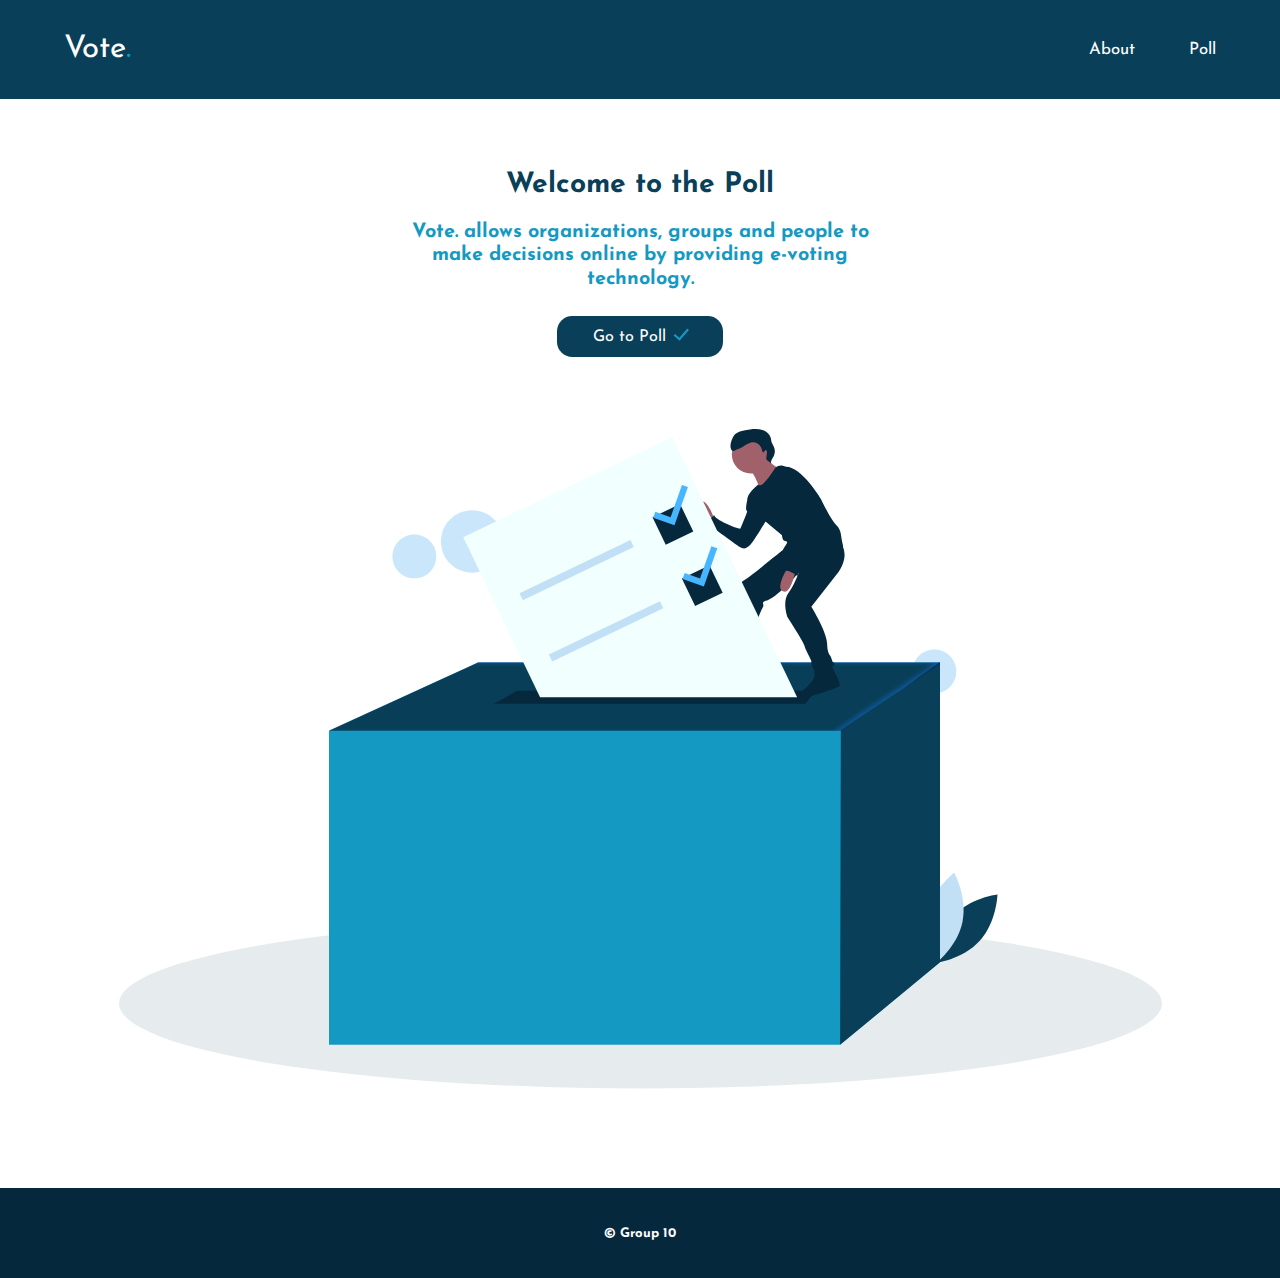
<file: index.html>
<!DOCTYPE html>
<html lang="en" dir="ltr">

<head>
    <title>Vote.</title>
    <meta charset="utf-8" />
    <meta name=" robots" content="index, follow" />
    <meta name="viewport" content="width=device-width, initial-scale=1" />

    <!-- Favicon -->
    <link rel="shortcut icon" href="../assets/Mark_2.png">

    <!-- FONTS -->
    <link rel="preconnect" href="https://fonts.googleapis.com" />
    <link rel="preconnect" href="https://fonts.gstatic.com" crossorigin />
    <link href="https://fonts.googleapis.com/css2?family=Josefin+Sans:wght@300;400;500;600&display=swap" rel="stylesheet" />

    <!-- STYLESHEET -->
    <link rel="stylesheet" href="./css/general.css" />
    <link rel="stylesheet" href="./css/home.css">
</head>

<body>
    <header class="main-head">
        <nav>
            <div class="logo">
                <a href="/">
                    <h1>Vote<span>.</span></h1>
                </a>
            </div>
            <ul class="nav-items">
                <li><a href="./pages/about.html">About</a></li>
                <li><a href="./pages/poll.html">Poll</a></li>
            </ul>
        </nav>
    </header>

    <main>
        <!-- HERO TEXT -->
        <section class="hero-section">
            <h2>Welcome to the Poll</h2>
            <h4>
                Vote. allows organizations, groups and people to make decisions
                online by providing e-voting technology.
            </h4>
            <a class="CTA-btn" href="./pages/poll.html"> Go to Poll <img src="./assets/Mark_2.svg" alt="Tick Mark" /></a>
        </section>

        <!-- HERO IMAGE -->
        <section class="hero-image">
            <svg width="1043" height="660" viewBox="0 0 1043 660" fill="none" xmlns="http://www.w3.org/2000/svg">
                <rect width="1043" height="660" fill="#FFFFFF" />
                <g id="Component 1">
                    <ellipse id="Ellipse 1" opacity="0.1" cx="521.5" cy="574.396" rx="521.5" ry="85" fill="#093F58" />
                    <path id="Vector" opacity="0.4"
                        d="M815.352 264.346C827.458 264.346 837.272 254.532 837.272 242.426C837.272 230.319 827.458 220.505 815.352 220.505C803.246 220.505 793.432 230.319 793.432 242.426C793.432 254.532 803.246 264.346 815.352 264.346Z"
                        fill="#77C1F4" />
                    <path id="circle_2" opacity="0.4"
                        d="M353.184 143.749C370.442 143.749 384.432 129.759 384.432 112.501C384.432 95.2433 370.442 81.2532 353.184 81.2532C335.926 81.2532 321.936 95.2433 321.936 112.501C321.936 129.759 335.926 143.749 353.184 143.749Z"
                        fill="#77C1F4" />
                    <path id="circle" opacity="0.4"
                        d="M295.352 149.346C307.458 149.346 317.272 139.532 317.272 127.426C317.272 115.319 307.458 105.505 295.352 105.505C283.246 105.505 273.432 115.319 273.432 127.426C273.432 139.532 283.246 149.346 295.352 149.346Z"
                        fill="#77C1F4" />
                    <path id="Behind_leaf_2"
                        d="M833.711 487.549C816.391 506.512 815.762 534.134 815.762 534.134C815.762 534.134 843.215 531.012 860.535 512.05C877.855 493.088 878.484 465.466 878.484 465.466C878.484 465.466 851.031 468.587 833.711 487.549Z"
                        fill="#093F58" />
                    <path id="Behind_leaf_1"
                        d="M843.495 493.006C838.254 518.147 816.223 534.821 816.223 534.821C816.223 534.821 802.69 510.733 807.931 485.592C813.172 460.451 835.202 443.777 835.202 443.777C835.202 443.777 848.736 467.865 843.495 493.006Z"
                        fill="#C2E0F5" />
                    <g id="Box">
                        <path id="Vector_4" d="M821 233.581V533.289L721.097 615.818H210V301.631L359.13 233.581H821Z"
                            fill="#1499C3" />
                        <g id="Vector_5" opacity="0.8" filter="url(#filter0_i_0_1)">
                            <path d="M821 233.581V234.782L785.136 258.788L721.097 301.631H210L359.13 233.581H821Z"
                                fill="#06283D" />
                        </g>
                        <path id="Vector_6" opacity="0.8"
                            d="M821 233.581V533.289L721.097 615.818L721.821 300.907L785.136 258.788L820.421 233.581H821Z"
                            fill="#06283D" />
                        <path id="Vector_7" d="M686.348 274.845H375.057L398.223 261.814H696.484L686.348 274.845Z"
                            fill="#06283D" />
                    </g>
                    <path id="Vector_8"
                        d="M620.526 227.383C620.526 227.383 620.977 232.351 621.881 232.803C622.784 233.254 629.558 244.545 621.881 246.803C614.203 249.061 609.687 248.158 607.881 249.061C606.074 249.964 574.461 251.771 574.01 246.803C573.558 241.835 589.364 240.932 589.364 240.932C589.364 240.932 603.816 231.448 606.074 226.48C608.332 221.512 620.526 227.383 620.526 227.383Z"
                        fill="#2F2E41" />
                    <path id="Vector_9" opacity="0.1"
                        d="M676.978 107.254L672.723 124.944C677.014 125.097 682.69 125.179 688.706 125.061C690.223 120.509 691.673 115.763 692.784 111.319C696.849 95.0606 690.074 70.2219 686.461 58.4799C682.849 46.738 673.816 43.5767 673.816 43.5767C670.113 44.8789 666.616 46.7038 663.429 48.996C657.558 53.0606 676.978 107.254 676.978 107.254Z"
                        fill="black" />
                    <path id="Vector_10" opacity="0.1"
                        d="M673.365 106.351L668.934 124.768C670.018 124.831 671.292 124.89 672.723 124.944C676.065 125.061 680.247 125.138 684.777 125.107C686.407 120.27 687.983 115.167 689.171 110.416C693.236 94.1574 686.461 69.3187 682.849 57.5767C679.236 45.8347 671.332 58.7057 671.332 58.7057C671.332 58.7057 674.494 51.0283 668.623 55.0928C662.752 59.1573 673.365 106.351 673.365 106.351Z"
                        fill="black" />
                    <g id="Group 1">
                        <path id="Vector_11"
                            d="M595.236 89.6414C595.236 89.6414 587.106 66.6091 581.236 73.8349C575.365 81.0607 590.268 93.2543 590.268 93.2543L595.236 89.6414Z"
                            fill="#A0616A" />
                        <path id="Vector_12"
                            d="M633.623 67.0605L628.732 68.8729C628.732 68.8729 626.397 79.2541 627.3 81.0606C628.203 82.867 628.655 81.5122 627.3 85.1251C625.945 88.738 621.881 98.2219 621.429 99.5767C620.977 100.932 595.235 90.9961 595.235 86.0283C595.235 86.0283 589.816 92.3509 587.106 93.7058C587.106 93.7058 616.913 115.383 620.977 118.093C625.042 120.803 627.3 119.448 630.913 116.286C634.526 113.125 649.881 86.9316 649.881 86.9316L633.623 67.0605Z"
                            fill="#06283D" />
                        <path id="Vector_13"
                            d="M712.203 236.416C712.203 236.416 723.042 254.932 720.332 257.19C717.623 259.448 691.234 267.677 687.365 268.029C682.397 268.48 678.784 264.416 682.848 262.158C686.913 259.9 695.494 250.416 695.494 247.254V239.125L712.203 236.416Z"
                            fill="#06283D" />
                        <path id="Vector_14"
                            d="M722.59 115.383C722.59 115.383 732.074 127.125 717.171 146.093L692.332 177.706C692.332 177.706 707.687 202.093 708.139 214.738C708.59 227.384 711.752 224.674 712.655 230.093C713.558 235.513 717.623 232.803 714.461 236.867C711.3 240.932 699.558 244.545 695.945 241.384C694.702 240.247 693.732 238.844 693.107 237.28C692.481 235.716 692.216 234.032 692.332 232.351C692.332 230.545 686.01 220.158 685.558 216.996C685.106 213.835 668.397 188.093 668.397 188.093C668.397 188.093 662.977 172.738 669.3 164.158C675.623 155.577 679.801 143.407 679.801 143.407C679.801 143.407 661.171 165.964 648.074 171.383C648.074 171.383 643.106 172.287 644.01 174.545C644.913 176.803 644.01 178.158 642.655 180.416C641.3 182.674 631.816 208.867 628.655 215.642C625.494 222.416 626.848 226.48 623.235 228.738C619.623 230.996 603.364 229.19 603.364 226.932C603.364 224.674 605.622 218.803 606.977 215.642C608.332 212.48 619.171 175.9 618.268 169.577C617.364 163.254 618.719 154.674 625.493 151.061C632.268 147.448 666.59 118.093 668.397 118.093C670.203 118.093 722.59 115.383 722.59 115.383Z"
                            fill="#06283D" />
                        <path id="Vector_15"
                            d="M631.816 44.48C642.292 44.48 650.784 35.9878 650.784 25.5122C650.784 15.0366 642.292 6.54443 631.816 6.54443C621.34 6.54443 612.848 15.0366 612.848 25.5122C612.848 35.9878 621.34 44.48 631.816 44.48Z"
                            fill="#A0616A" />
                        <path id="Vector_16"
                            d="M647.171 27.3186C647.171 27.3186 653.042 37.7057 660.268 39.0606C667.494 40.4155 641.3 61.1897 641.3 61.1897C641.3 61.1897 634.977 41.3187 629.558 40.4155C624.139 39.5122 647.171 27.3186 647.171 27.3186Z"
                            fill="#A0616A" />
                        <path id="Vector_17"
                            d="M628.655 69.7702C628.655 75.6412 646.268 92.3509 646.268 92.3509L662.978 106.351C662.978 106.351 663.429 111.319 665.236 111.77C667.042 112.222 669.3 112.222 667.494 114.932C665.687 117.641 661.171 123.512 665.236 124.415C666.461 124.602 667.696 124.719 668.934 124.768C670.018 124.831 671.292 124.89 672.723 124.944C676.065 125.061 680.247 125.138 684.777 125.106C686.064 125.102 687.374 125.087 688.706 125.061C705.781 124.723 725.562 122.758 723.945 116.286C721.236 105.448 723.042 101.835 717.171 95.9638C711.3 90.0928 701.816 69.7702 701.816 69.7702C701.816 69.7702 682.849 37.7056 667.042 37.7056L663.759 36.843C662.233 36.4411 660.62 36.5293 659.147 37.095C657.675 37.6608 656.417 38.6754 655.553 39.9953C652.383 44.8231 647.383 52.076 644.461 54.4153C639.945 58.0282 639.241 55.436 639.241 55.436C639.241 55.436 628.655 63.8992 628.655 69.7702Z"
                            fill="#06283D" />
                        <path id="Vector_18"
                            d="M644.216 23.3697C643.488 23.2778 643.258 22.3593 643.135 21.6359C642.479 17.7618 639.592 14.0882 635.713 13.4628C634.23 13.2655 632.723 13.387 631.291 13.8192C629.239 14.3821 627.314 15.3299 625.616 16.6122C624.786 17.3713 623.825 17.9745 622.781 18.3928C622.069 18.6018 619.047 19.9453 618.341 20.1726C616.788 20.6724 615.504 22.2974 613.905 21.9756C612.375 21.6678 611.794 19.8207 611.548 18.2799C610.988 14.7696 612.998 9.53189 614.995 6.59159C616.511 4.36032 619.077 3.0762 621.641 2.24079C624.646 1.32867 627.734 0.715185 630.859 0.409226C635.078 -0.0890442 639.448 -0.353403 643.491 0.950707C647.534 2.25482 651.216 5.44496 651.971 9.6257C652.128 10.4966 652.157 11.3886 652.35 12.2523C652.82 14.3594 654.214 16.1305 655.027 18.1303C655.614 19.599 655.887 21.1744 655.827 22.7549C655.768 24.3353 655.378 25.8857 654.682 27.3062C653.556 29.5708 651.598 31.7471 652.02 34.2407L648.535 31.4927C648.032 31.2066 647.641 30.7564 647.43 30.2172C647.218 29.6781 647.198 29.0826 647.372 28.5303L647.879 24.1665C648.054 23.3759 647.975 22.5501 647.653 21.8072C646.104 19.1014 645.43 23.5228 644.216 23.3697Z"
                            fill="#06283D" />
                        <path id="Vector_19"
                            d="M668.849 138.416C668.849 138.416 655.752 158.738 663.881 162.351C672.01 165.964 676.526 141.125 676.526 141.125L668.849 138.416Z"
                            fill="#A0616A" />
                        <path id="Vector_20"
                            d="M672.01 42.6736C672.01 42.6736 681.042 45.8349 684.655 57.5768C688.268 69.3188 695.042 94.1575 690.978 110.416C686.913 126.674 678.332 146.996 678.332 146.996C678.332 146.996 669.752 140.674 666.59 142.029L675.171 106.351C675.171 106.351 655.752 52.1575 661.623 48.0929C664.809 45.8007 668.307 43.9758 672.01 42.6736V42.6736Z"
                            fill="#06283D" />
                    </g>
                    <g id="Paper">
                        <path id="Document" d="M678.122 268.371L553.175 8L344.254 108.257L421.09 268.371H678.122Z"
                            fill="#F1FFFF" />
                        <path id="Vector_21"
                            d="M511.513 111.03L400.548 164.28L403.853 171.167L514.818 117.917L511.513 111.03Z"
                            fill="#C2E0F5" />
                        <path id="Vector_22"
                            d="M540.893 172.252L429.927 225.502L433.232 232.389L544.198 179.139L540.893 172.252Z"
                            fill="#C2E0F5" />
                        <path id="Vector_23"
                            d="M561.074 75.0068L533.524 88.2275L546.744 115.778L574.294 102.557L561.074 75.0068Z"
                            fill="#06283D" />
                        <path id="Vector_24"
                            d="M590.453 136.229L562.903 149.45L576.124 177L603.674 163.779L590.453 136.229Z"
                            fill="#06283D" />
                        <path id="Mark_2"
                            d="M562.972 55.9241L551.626 88.2061L536.331 82.8301L534.238 88.7851L555.468 96.2461L568.926 58.0171L562.972 55.9241Z"
                            fill="#47B5FF" />
                        <path id="Mark_1"
                            d="M592.351 117.146L581.005 149.428L565.711 144.053L563.618 150.007L584.847 157.468L598.306 119.239L592.351 117.146Z"
                            fill="#47B5FF" />
                    </g>
                </g>
                <defs>
                    <filter id="filter0_i_0_1" x="206" y="233.581" width="615" height="69.05"
                        filterUnits="userSpaceOnUse" color-interpolation-filters="sRGB">
                        <feFlood flood-opacity="0" result="BackgroundImageFix" />
                        <feBlend mode="normal" in="SourceGraphic" in2="BackgroundImageFix" result="shape" />
                        <feColorMatrix in="SourceAlpha" type="matrix" values="0 0 0 0 0 0 0 0 0 0 0 0 0 0 0 0 0 0 127 0"
                            result="hardAlpha" />
                        <feOffset dx="-8" dy="1" />
                        <feGaussianBlur stdDeviation="2" />
                        <feComposite in2="hardAlpha" operator="arithmetic" k2="-1" k3="1" />
                        <feColorMatrix type="matrix"
                            values="0 0 0 0 0.0745098 0 0 0 0 0.388235 0 0 0 0 0.87451 0 0 0 0.5 0" />
                        <feBlend mode="normal" in2="shape" result="effect1_innerShadow_0_1" />
                    </filter>
                </defs>
            </svg>
        </section>
    </main>

    <!-- FOOTER -->
    <footer>
        <h6>&copy Group 10</h6>
    </footer>

</body>

</html>
</file>
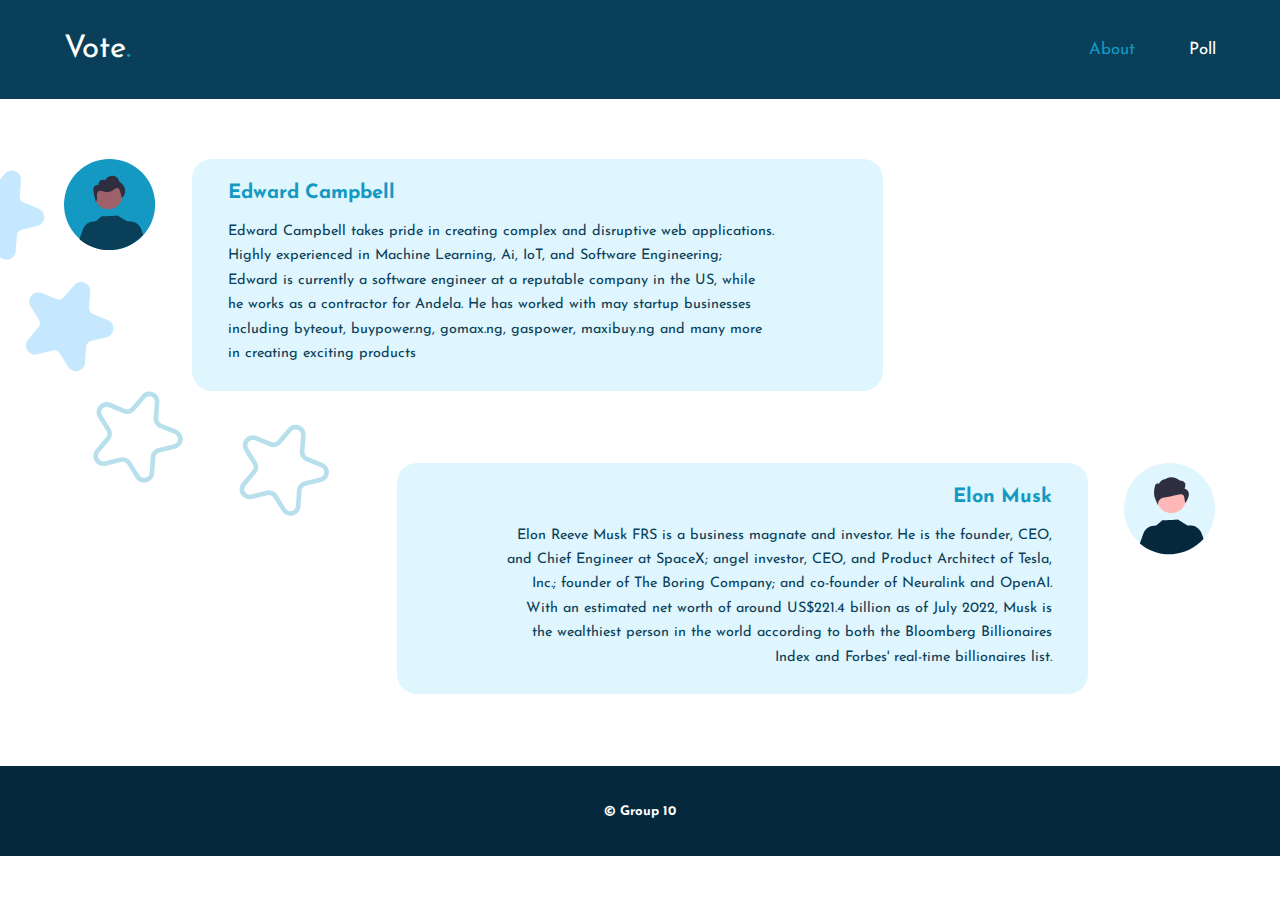
<file: pages/about.html>
<!DOCTYPE html>
<html lang="en">
<head>
    <meta charset="UTF-8">
    <meta http-equiv="X-UA-Compatible" content="IE=edge">
    <meta name="viewport" content="width=device-width, initial-scale=1.0">
    <title>Polls</title>

    <!-- STYLESHEETS -->
    <link rel="stylesheet" href="../css/general.css">
    <link rel="stylesheet" href="../css/about.css">

    <!--=============== FAVICON ===============-->
    <link rel="shortcut icon" href="../assets/Mark_2.png">

    <!-- FONTS -->
    <link rel="preconnect" href="https://fonts.googleapis.com" />
    <link rel="preconnect" href="https://fonts.gstatic.com" crossorigin />
    <link href="https://fonts.googleapis.com/css2?family=Josefin+Sans:wght@400;500;600&display=swap" rel="stylesheet" />

</head>
<body>
    <header class="main-head">
        <nav>
            <div class="logo">
                <a href="/">
                    <h1>Vote<span>.</span></h1>
                </a>
            </div>
            <ul class="nav-items">
                <li><a class= "nav-active"href="#">About</a></li>
                <li><a href="./poll.html">Poll</a></li>
            </ul>
        </nav>
    </header>

    <main class="main padd-15">
    <section class="flex edward-section">
        <div class="edward-avatar avatar">
            <img src="../assets/ed-2.svg" alt="Avatar Image">
        </div>
        <div class="text-container left-container">
            <div class="text edward-text">
                <h2>Edward Campbell</h2>
                <p>Edward Campbell takes pride in creating complex and disruptive web applications. Highly experienced in Machine
                    Learning, Ai, IoT, and Software Engineering; Edward is currently a software engineer at a reputable company in the
                    US, while he works as a contractor for Andela. He has worked with may startup businesses including byteout,
                    buypower.ng, gomax.ng, gaspower, maxibuy.ng and many more in creating exciting products</p>
            </div>
        </div>
    </section>

    <section class="flex elon-section">
        <div class="text-container right-container">
            <div class="text elon-text">
                <h2>Elon Musk</h2>
                <p>Elon Reeve Musk FRS is a business magnate and investor. He is the founder, CEO, and Chief Engineer at SpaceX; angel
                investor, CEO, and Product Architect of Tesla, Inc.; founder of The Boring Company; and co-founder of Neuralink and
                OpenAI. With an estimated net worth of around US$221.4 billion as of July 2022, Musk is the wealthiest person in the
                world according to both the Bloomberg Billionaires Index and Forbes' real-time billionaires list.</p>
            </div>
        </div>
        <div class="elon-avatar avatar">
            <img src="../assets/el-2.svg" alt="Avatar Image">
        </div>
    </section>

    <div class="stars-container">
        <img src="../assets/stars.svg" alt="">
    </div>
    </main>

        <!-- FOOTER -->
        <footer>
            <h6>&copy Group 10</h6>
        </footer>
</body>
</html>
</file>
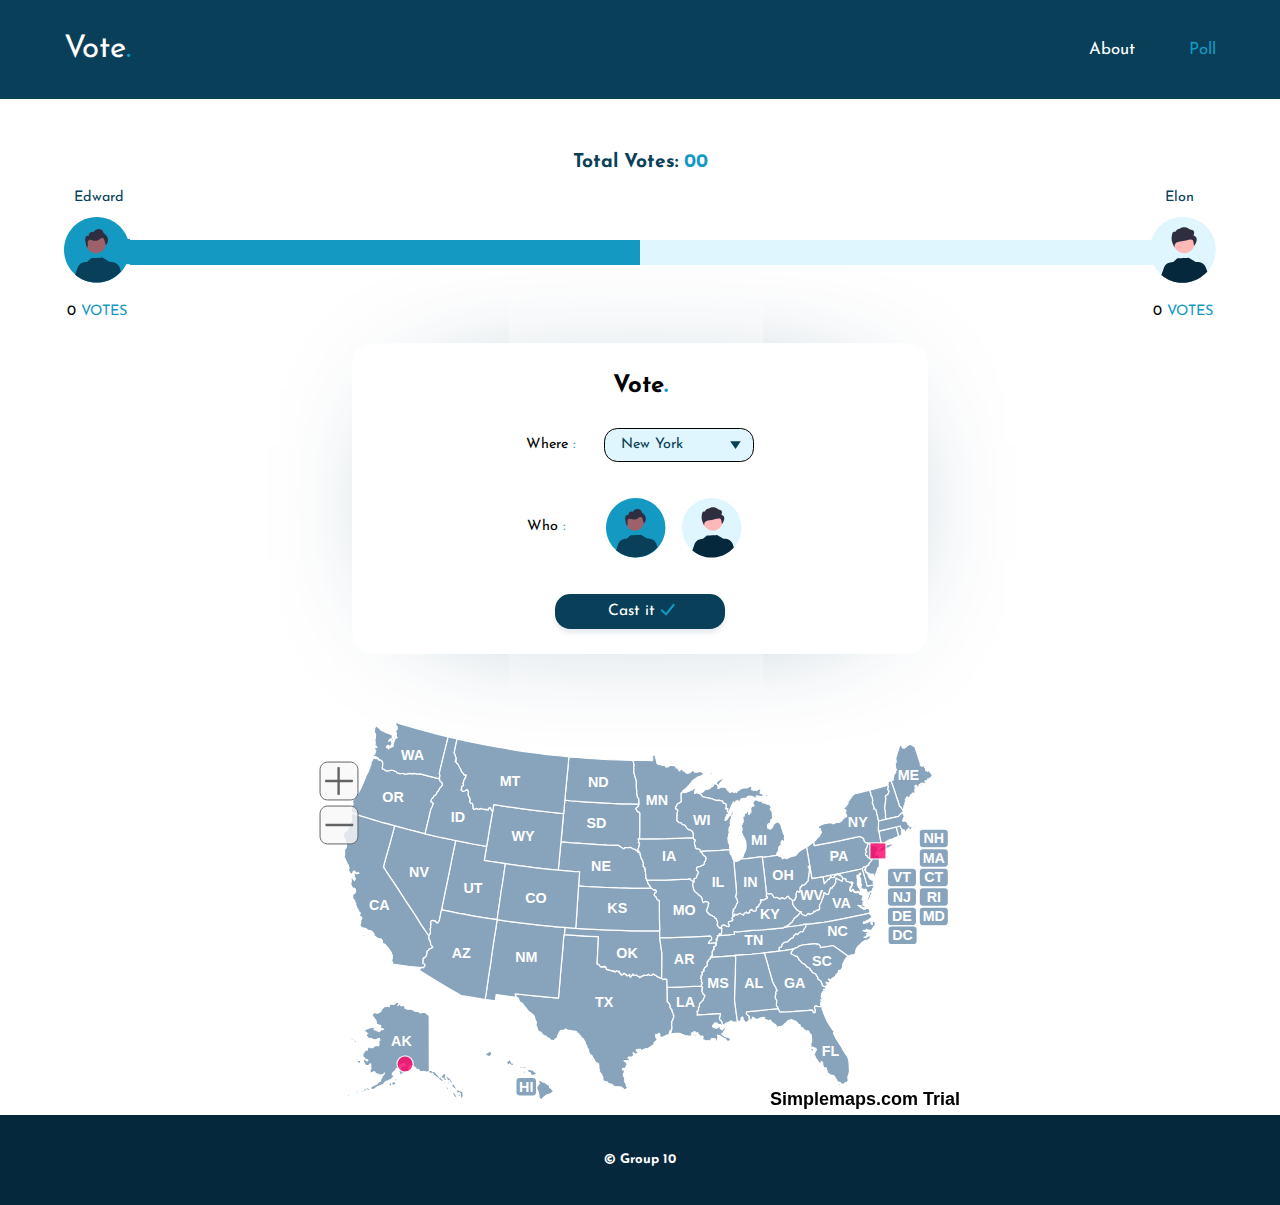
<file: pages/poll.html>
<!DOCTYPE html>
<html lang="en" dir="ltr">

<head>
    <title>Vote.</title>
    <meta charset="utf-8" />
    <meta name=" robots" content="index, follow" />
    <meta name="viewport" content="width=device-width, initial-scale=1" />

    <!--=============== FAVICON ===============-->
    <link rel="shortcut icon" href="../assets/Mark_2.png">

    <!-- FONTS -->
    <link rel="preconnect" href="https://fonts.googleapis.com" />
    <link rel="preconnect" href="https://fonts.gstatic.com" crossorigin />
    <link href="https://fonts.googleapis.com/css2?family=Josefin+Sans:wght@300;400;500;600&display=swap"
        rel="stylesheet" />

    <!-- STYLESHEET -->
    <link rel="stylesheet" href="../css/general.css" />
    <link rel="stylesheet" href="../css/poll.css" />

    <!-- MAP JS -->
    <script type="text/javascript" src="../js/mapdata.js"></script>
    <script type="text/javascript" src="../js/usmap.js"></script>

</head>

<body>
    <header class="main-head">
        <nav>
            <div class="logo">
                <a href="/">
                    <h1>Vote<span>.</span></h1>
                </a>
            </div>
            <ul class="nav-items">
                <li><a href="about.html">About</a></li>
                <li><a class= "nav-active" href="#">Poll</a></li>
            </ul>
        </nav>
    </header>

<main>

    <!-- PROGRESS BAR SECTION -->
    <h2 class="total-votes-h2">Total Votes: <span class="total-votes">00</span></h2>

    <div class="names">
    <p>Edward</p>
    <p>Elon</p>
    </div>

   <section id="progress-bar-section">

    <div class="progress edward-progress">
        <div class="progress-img edward-progress-img">
            <img src="../assets/edward-img.svg" alt="">
            <p class="edward-vote-count">0 <span>VOTES</span></p>
        </div>
         <div class="progress-bar edward-progress-bar"></div>
    </div>

    <div class="progress elon-progress">
        <div class="progress-img elon-progress-img">
            <img src="../assets/elon-img.svg" alt="">
            <p class="elon-vote-count">0 <span>VOTES</span></p>
        </div>
        <div class=" progress-bar elon-progress-bar"></div>
    </div>
   </section>

    <!-- FORM SECTION -->
   <section class="form-section">
        <h3>Vote<span>.</span></h3>

        <form>
        <div  class="state-form">
        <label for="state">Where <span>:</span></label>
        <select id="state" name="state">
            <option value="NY">New York</option>
            <option value="AL">Alabama</option>
            <option value="AK">Alaska</option>
            <option value="AZ">Arizona</option>
            <option value="AR">Arkansas</option>
            <option value="CA">California</option>
            <option value="CO">Colorado</option>
            <option value="CT">Connecticut</option>
            <option value="DE">Delaware</option>
            <option value="MT">Montana</option>
            <option value="TX">Texas</option>
            <option value="FL">Florida</option>
            <option value="GA">Georgia</option>
            <option value="HI">Hawaii</option>
            <option value="ID">Idaho</option>
            <option value="IL">Illinois</option>
            <option value="IN">Indiana</option>
            <option value="IA">Iowa</option>
            <option value="KS">Kansas</option>
            <option value="KY">Kentucky</option>
            <option value="LA">Louisiana</option>
            <option value="ME">Maine</option>
            <option value="MD">Maryland</option>
            <option value="MA">Massachusetts</option>
            <option value="MI">Michigan</option>
            <option value="MN">Minnesota</option>
            <option value="MS">Mississippi</option>
            <option value="MO">Missouri</option>
            <option value="NH">New Hampshire</option>
            <option value="NJ">New Jersey</option>
            <option value="NM">New Mexico</option>
            <option value="NC">North Carolina</option>
            <option value="ND">North Dakota</option>
            <option value="NE">Nebraska</option>
            <option value="OH">Ohio</option>
            <option value="OK">Oklahoma</option>
            <option value="OR">Oregon</option>
            <option value="PA">Pennsylvania</option>
            <option value="RI">Rhode Island</option>
            <option value="SC">South Carolina</option>
            <option value="SD">South Dakota</option>
            <option value="TN">Tennessee</option>
            <option value="UT">Utah</option>
            <option value="VT">Vermont</option>
            <option value="VA">Virginia</option>
            <option value="WA">Washington</option>
            <option value="WV">West Virginia</option>
            <option value="WI">Wisconsin</option>
            <option value="WY">Wyoming</option>
        </select>
        <img class="dropdown-arrow" src="../assets/Polygon.svg" alt="">
        </div>

        <div class="who-form" >
            <label for="profile-img">Who <span>:</span></label>
            <input class="who-form-img" type="image" id= "edwardCount" src="../assets/ed-2.svg">
            <input class="who-form-img" type="image" id= "elonCount" src="../assets/el-2.svg">
        </div>

    <button type="submit" class="submit-btn">Cast it <img src="../assets/Mark_2.svg" alt="Tick Mark" /></button>
</form>

    </div>
   </section>

<!-- MAP -->
<div class="js-usmap">
    <div id="map"></div>
</div>

</main>

    <!-- FOOTER -->
     <footer>
        <h6> &copy Group 10</h6>
    </footer>

<!-- SCRIPT -->
<script src="../js/script.js"></script>
</body>

</html>
</file>
<file: css/general.css>
/* GLOBAL STYLES  */
* {
  margin: 0;
  padding: 0;
  box-sizing: border-box;
}

html {
  scroll-behavior: smooth;
}

body {
  font-family: 'Josefin Sans', sans-serif;
}

ul {
  list-style: none;
}

a {
  text-decoration: none;
  color: white;
}

a:hover {
  color: #1499C3;
}

h1 {
  color: white;
  font-size: 2.6rem;
  font-weight: 400;
}

h1 span {
  color: #1499C3;
}

svg {
  max-width: 100%;
  height: auto;
}

/* NAV-BAR */
.main-head {
  background-color: #093F58;
}

.nav-active {
  color: #1499C3;
}

nav {
  width: 90%;
  margin: auto;
  min-height: 11vh;
  display: flex;
  align-items: center;
}

.logo {
  margin-right: auto;
}

.nav-items {
  display: flex;
}

.nav-items li {
  font-size: 1.4rem;
}

li:first-child {
  margin-right: 4.5rem;
}

/* FOOTER */
footer {
  background-color: #06283D;
  min-height: 10vh;
  display: grid;
  place-items: center;
}

footer h6 {
  color: white;
  font-size: 1.1rem;
}
</file>
<file: css/home.css>
/* HERO SECTION */

/* HERO TEXT */
.hero-section {
    margin-top: 6rem;
    margin-bottom: 6rem;
    text-align: center;
}

.hero-section h2 {
    font-size: 2.35rem;
    color: #093F58;
    margin-bottom: 1.8rem;
}

.hero-section h4 {
    font-size: 1.65rem;
    color: #1499C3;
    line-height: 1.2;
    width: 39vw;
    margin: auto;
    margin-bottom: 2rem;
}

.CTA-btn {
    border: none;
    font-size: 1.35rem;
    padding: 1rem 2.8rem 1rem 3rem;
    border-radius: 15.34px;
    background-color: #093F58;
    vertical-align: middle;
    display: inline-block;
}

.CTA-btn img {
    margin-left: 0.2rem;
    height: auto;
    max-width: 100%;
    width: 1.35rem;
}

/* HERO IMAGE */
.hero-image {
    text-align: center;
    margin-bottom: 8rem;
}



/* KEY FRAMES AND ANIMATIONS */

#Behind_leaf_1 {
    animation: leaf 2s ease infinite alternate;
    transform-origin: center;
}

#Behind_leaf_2 {
    animation: leaf 2s ease infinite alternate-reverse 1.5s;
    transform-origin: center;
}

#Mark_1,
#Mark_2 {
    animation: mark 2.5s infinite alternate;
}


#circle_2 {
    animation: circle 2.5s ease-in-out infinite alternate;
}

#circle {
    animation: circle 2.5s ease infinite alternate-reverse;
}

@keyframes mark {
    from {
        opacity: 0;
    }

    to {
        opacity: 1;
    }

}

@keyframes leaf {
    from {
        transform: skew(-2deg);
    }

    to {
        transform: skew(1deg);
    }
}

@keyframes circle {
    from {
        transform: scaleY(1);
        transform: scaleX(1);
    }

    to {
        transform: scaleY(1.1);
        transform: scaleX(1.1);
    }

}

/* MEDIA QUERRIES */

@media screen and (max-width: 1550px) {
    html {
        font-size: 75%;
    }

}

@media screen and (max-width: 820px) {
    .hero-section h4 {
            width: 60%;
        }

}

@media screen and (max-width: 600px) {

    html {
        font-size: 65%;
    }

    nav {
        min-height: 10vh;
    }

    .hero-section h4 {
        width: 80%;
    }

    .nav-items li {
        margin-right: 2rem;
    }

}
</file>
<file: css/about.css>
.main{
  width: 90vw;
  margin: 5rem auto;
  position: relative;
}

.flex{
  display: flex;
  flex-direction: row;
  align-items: flex-start;
}

.edward-section{
  margin-bottom: 6rem;
}

.edward-avatar{
  margin-right: 3rem;
}

.text-container{
    background-color: #DFF6FF;
    width: 60%;
    border-radius: 20px;
}

.left-container {
  margin-right: auto;
  padding: 2rem 4rem 2rem 3rem;
  text-align: left;
}

.text h2 {
  font-size: 1.65rem;
  color: #1499C3;
  margin-bottom: 1.4rem;
}

.text p{
  font-size: 1.2rem;
  line-height: 1.7;
  width: 90%;
  color: #093F58;
}

.right-container {
  margin-left: auto;
  padding: 2rem 3rem 2rem 4rem;
  text-align: right;
}

.elon-text p {
  margin-left: auto;
}

.elon-avatar {
  margin-left: 3rem;
}

.elon-section {
  margin-bottom: 6rem;
}


.stars-container img{
  max-width: 30%;
  height: auto;
  position: absolute;
  top: -60px;
  left: -100px;
}


/* MEDIA QUERRIES */

@media screen and (max-width: 1550px) {
  html {
    font-size: 75%;
  }

    .stars-container img {
      max-width: 30%;
      height: auto;
      position: absolute;
      top: -60px;
      left: -70px;
    }

}

@media screen and (max-width: 912px) {

  html {
    font-size: 65%;
  }

    .stars-container img {
      max-width: 40%;
      top: 4px;
      left: -50px;
    }
}

@media screen and (max-width: 600px) {
.avatar img {
    width: 50px;
  }

  .edward-avatar {
    margin-right: 1rem;
  }

.elon-avatar {
  margin-left: 1rem;
}

.text-container {
  width: 100%;
}

.text p {
  line-height: 1.4;
  width: 100%;
}

.right-container, .left-container {
  padding: 2rem;
}

.stars-container img {
  max-width: 50%;
  top: 120px;
  left: -20px;
}

nav {
  min-height: 10vh;
}

.nav-items li {
  margin-right: 2rem;
}

}
</file>
<file: css/poll.css>
.total-votes-h2 {
    margin-top: 4.5rem;
    margin-bottom: 1.5rem;
    text-align: center;
    font-size: 1.6rem;
    color: #093F58;
}

.names{
display: flex;
width: 88.5%;
margin:1rem auto;
flex-direction: row;
font-size: 1.2rem;
text-align: center;
color: #093F58;
}

.names p:nth-child(2){
    margin-left: auto;
    margin-right: 1rem;
}


/* PROGRESS BAR */
#progress-bar-section {
    max-width: 90%;
    margin: 0 auto 2rem;
    display: flex;
    flex-direction: row;
}

.progress{
display: flex;
align-items: center;
}

.edward-progress {
    flex-direction: row;
}

.elon-progress{
    flex-direction: row-reverse;
}

.progress-img p {
   text-align: center;
   padding-top: 1.5rem;
   font-size: 1.2rem;
}

.progress-img img {
    width: 96px;
    z-index: 100;
}

.elon-progress-img {
    margin-left: auto;
    z-index: 10;
}

.edward-progress-img{
    margin-right: auto;
    z-index: 10;
}

.progress-bar{
    margin-bottom: 2.65rem;
    flex: 1;
    height: 36.5px;
}


.edward-progress-bar {
    background-color: #1499C3;
}

.edward-progress {
    width: 50%;
}

.elon-progress-bar {
    background-color: #DFF6FF;
}

.elon-progress{
    margin-left: auto;
    width: 50%;
}

span {
    color: #1499C3;
}

/* FORM  */
.form-section {
    text-align: center;
    height: 59%;
    width: 45vw;
    margin: auto;
    border: 1px #FCFEFF solid;
    border-radius: 20px;
    box-shadow: 3px 4px 150px -90px rgb(9, 63, 88);
    margin-bottom: 5rem;
}

.form-section h3{
    margin-top: 2.5rem;
    margin-bottom: 2.5rem;
    font-size: 2rem;
}

label {
    font-size: 1.2rem;
}

form {
   display: grid;
   place-items: center;
}

label span{
    margin-right: 2rem ;
}

.state-form{
    margin-bottom: 3rem;
    position: relative;
}

.who-form{
    margin-left: 0.4rem;
}

select {
    -webkit-appearance: none;
    appearance: none;
    padding: 0.7rem 2.3rem 0.7rem 1.3rem;
    font-size: 1.2rem;
    font-family: 'Josefin Sans', sans-serif;
    color: #093F58;
    background: #DFF6FF;
    border: 1.2px solid #000000;
    border-radius: 13.3385px;

}

.dropdown-arrow {
    cursor: pointer;
    width: 0.9rem;
    position: absolute;
    right: 13px ;
    top: 17px;
}


.who-form input {
    vertical-align: middle;
    margin-left: 1rem;
}

.submit-btn {
    margin-top: 3rem;
    border: none;
    padding: 0.8rem 4.2rem 0.8rem 4.4rem;
    background-color: #093F58;
    box-shadow: 0px 4px 4px rgba(9, 63, 88, 0.1);
    border-radius: 15.3385px;
    color: white;
    font-size: 1.3rem;
    font-family: 'Josefin Sans', sans-serif;
    margin-bottom: 2rem;
    cursor: pointer;
}

.submit-btn img {
    height: auto;
    max-width: 100%;
    width: 1.25rem;
    cursor: pointer;
}

/* MAP */
.js-usmap{
    margin-top: 5rem;
    margin-bottom: 5rem;
    display: flex;
    align-items: center;
    justify-content: center;
    width: 100%;
    height: auto;
}

.opacity{
    opacity: 0.3;
    transform: scale(0.7);
}

/* MEDIA QUERRIES */
@media screen and (max-width: 1550px) {
    html {
        font-size: 75%;
    }

    .progress-img img {
        width: 5.5rem;
    }

    .progress-bar {
        height: 25px;
        margin-bottom: 2.65rem;
        }

    .who-form input {
        width: 60px;
    }

    .who-form {
        margin-left: -0.9rem;
    }

    .dropdown-arrow {
        top: 13px;
    }

}

@media screen and (max-width: 820px) {

    html {
        font-size: 65%;
    }

    nav {
        min-height: 10vh;
    }

    .nav-items li {
        margin-right: 2rem;
    }

    .form-section {
        width: 70vw;
        height: 52vh;
    }

    .who-form input {
        width: 5rem;
        }

    .progress-img img{
        width: 5rem;
    }

    .progress-img p {
        font-size: 1rem;
    }

    .total-votes-h2 {
        font-size: 1.3rem;
    }

     .progress-bar {
        height: 19.9px;
        margin-bottom: 2.5rem;
        }

    .dropdown-arrow {
        top: 11px;
    }

}

@media screen and (min-height: 830px), screen and (max-width: 821px){
    .form-section {
            height: 38%;
        }

    .js-usmap {
        margin-top: 3rem;
        margin-bottom: 0;
    }

}
</file>
